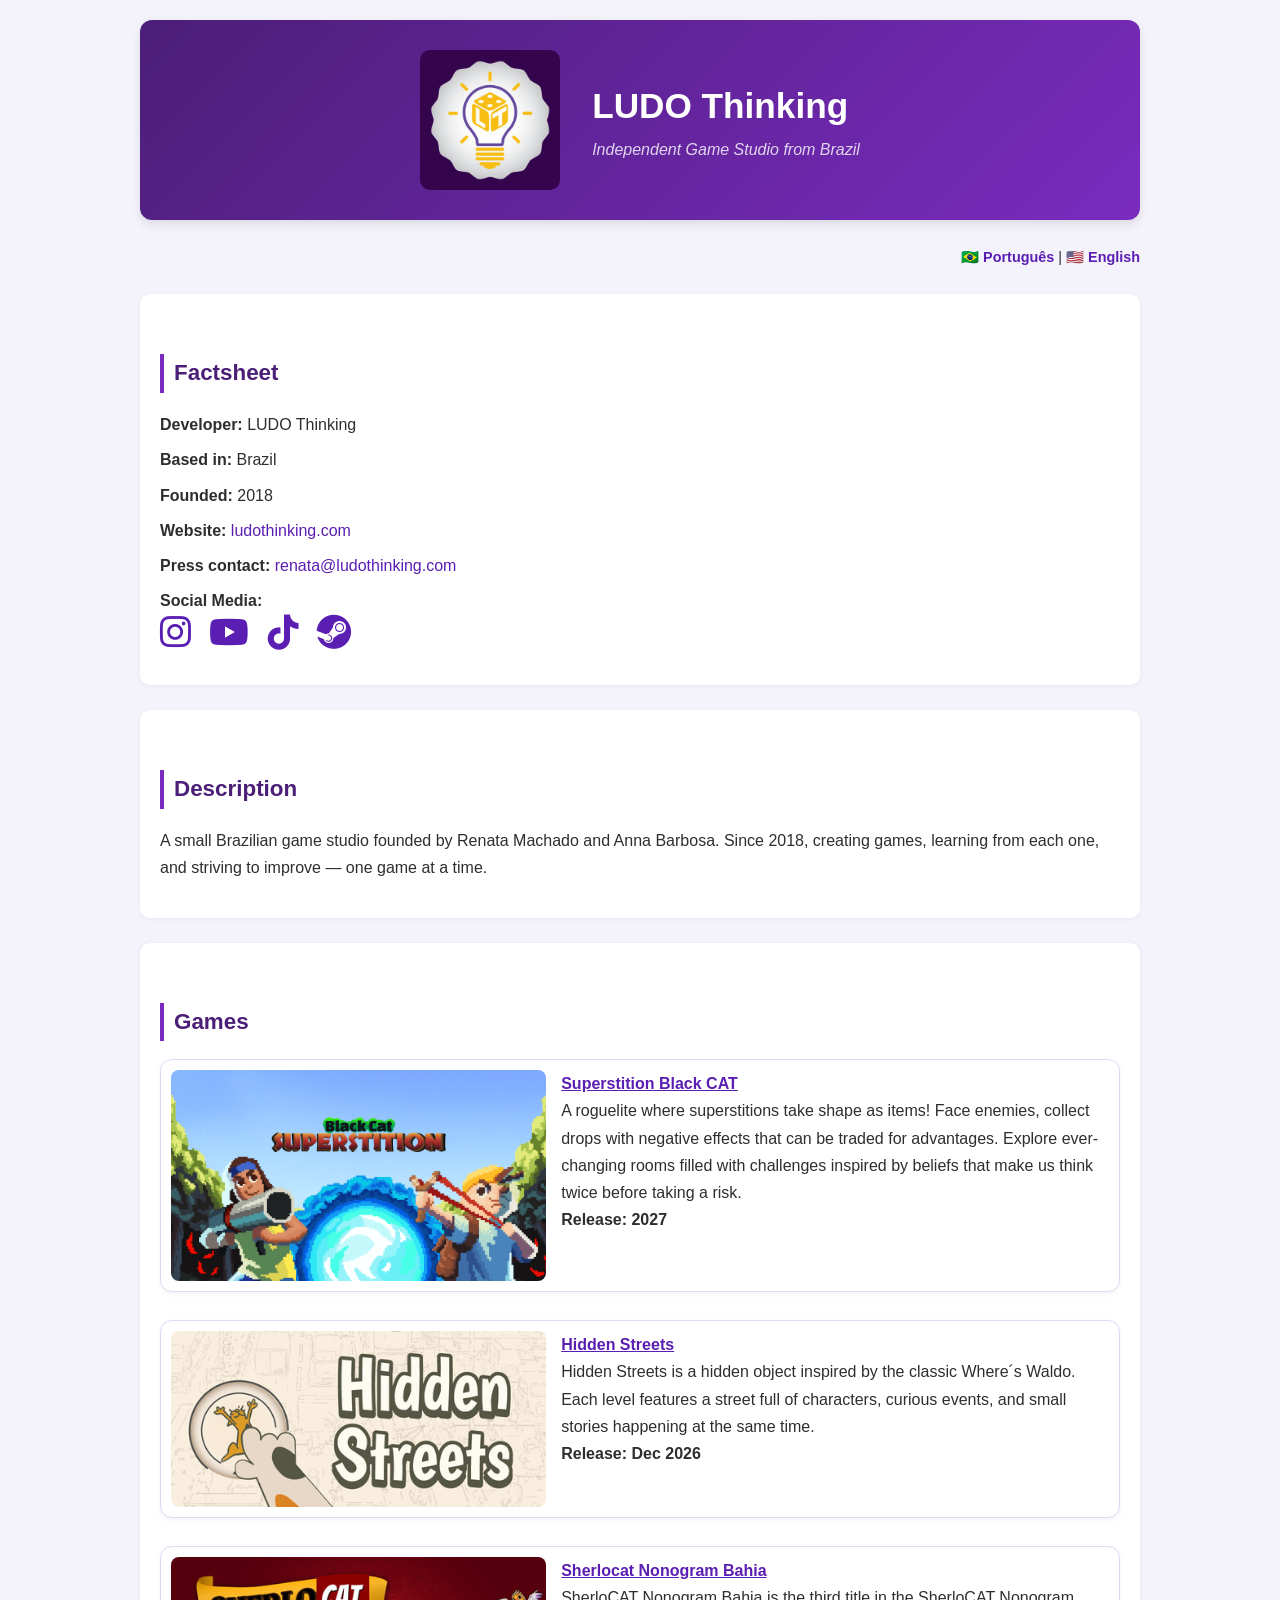
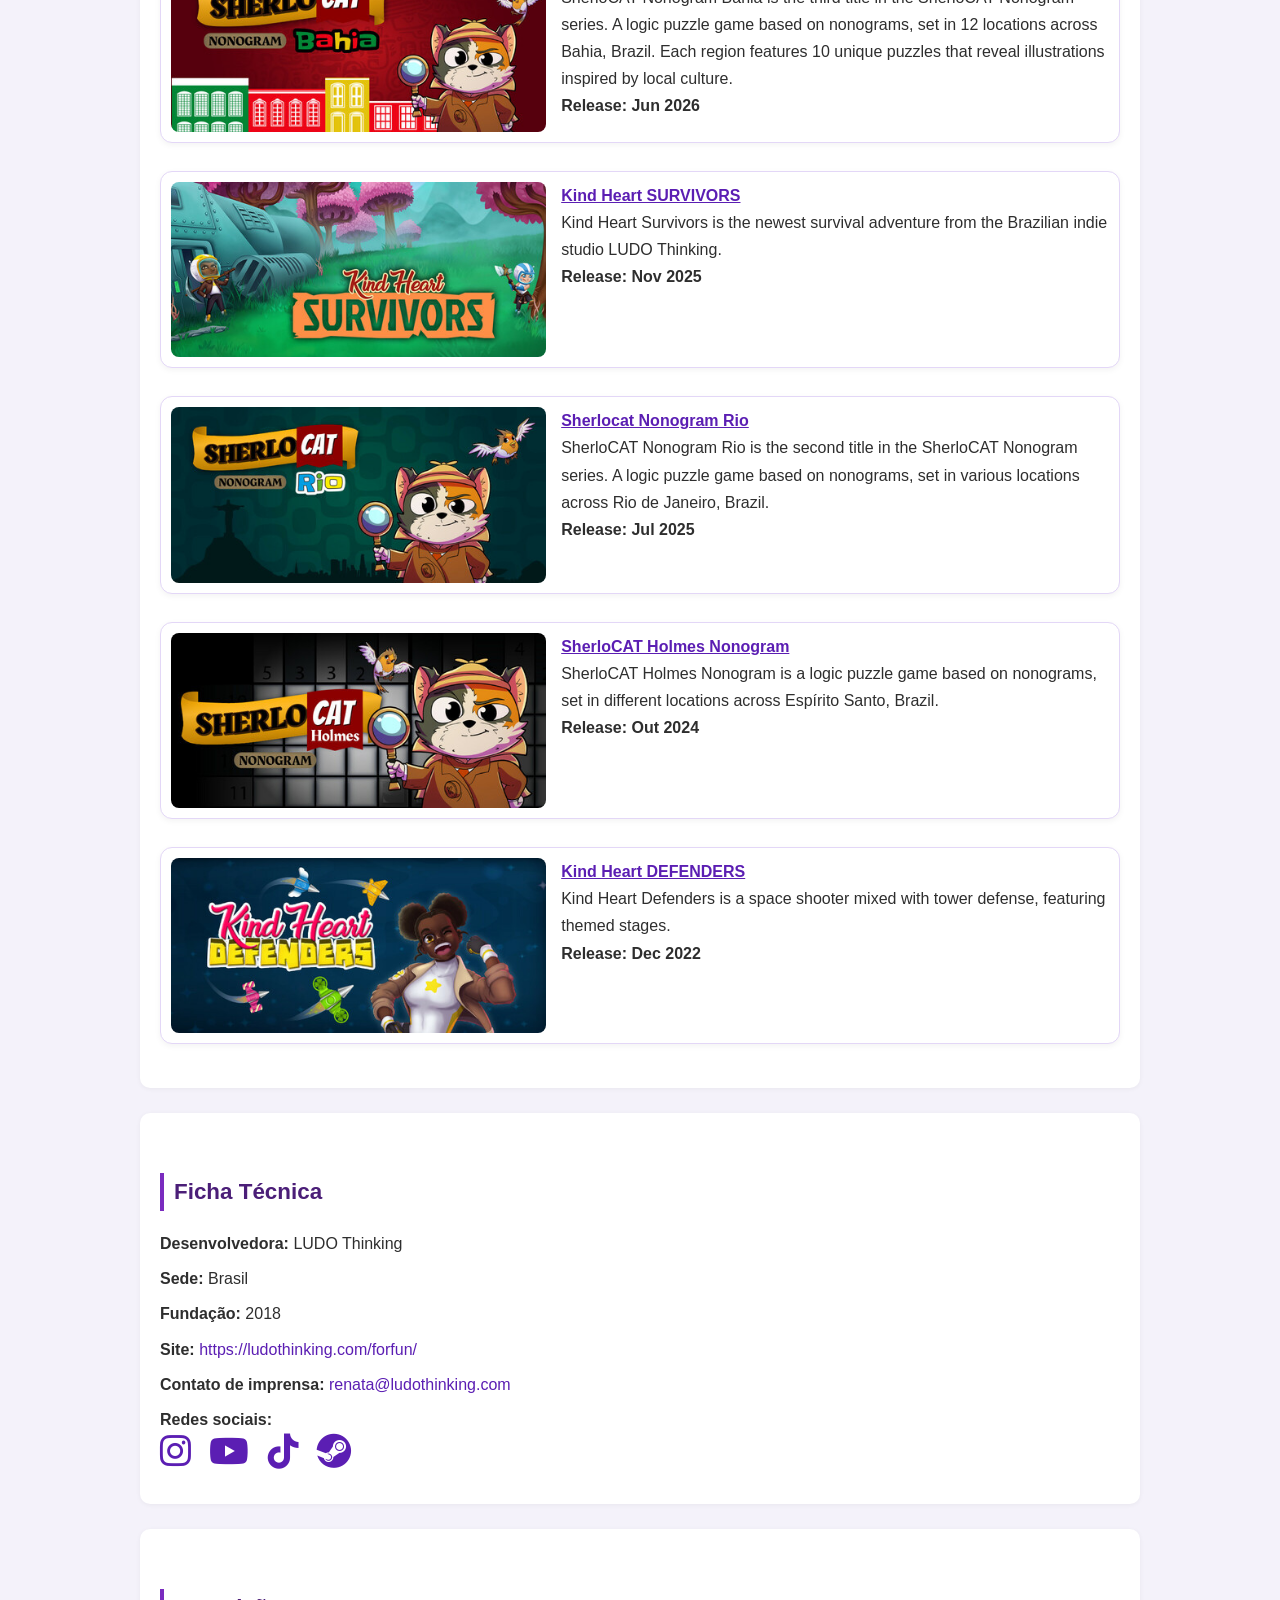
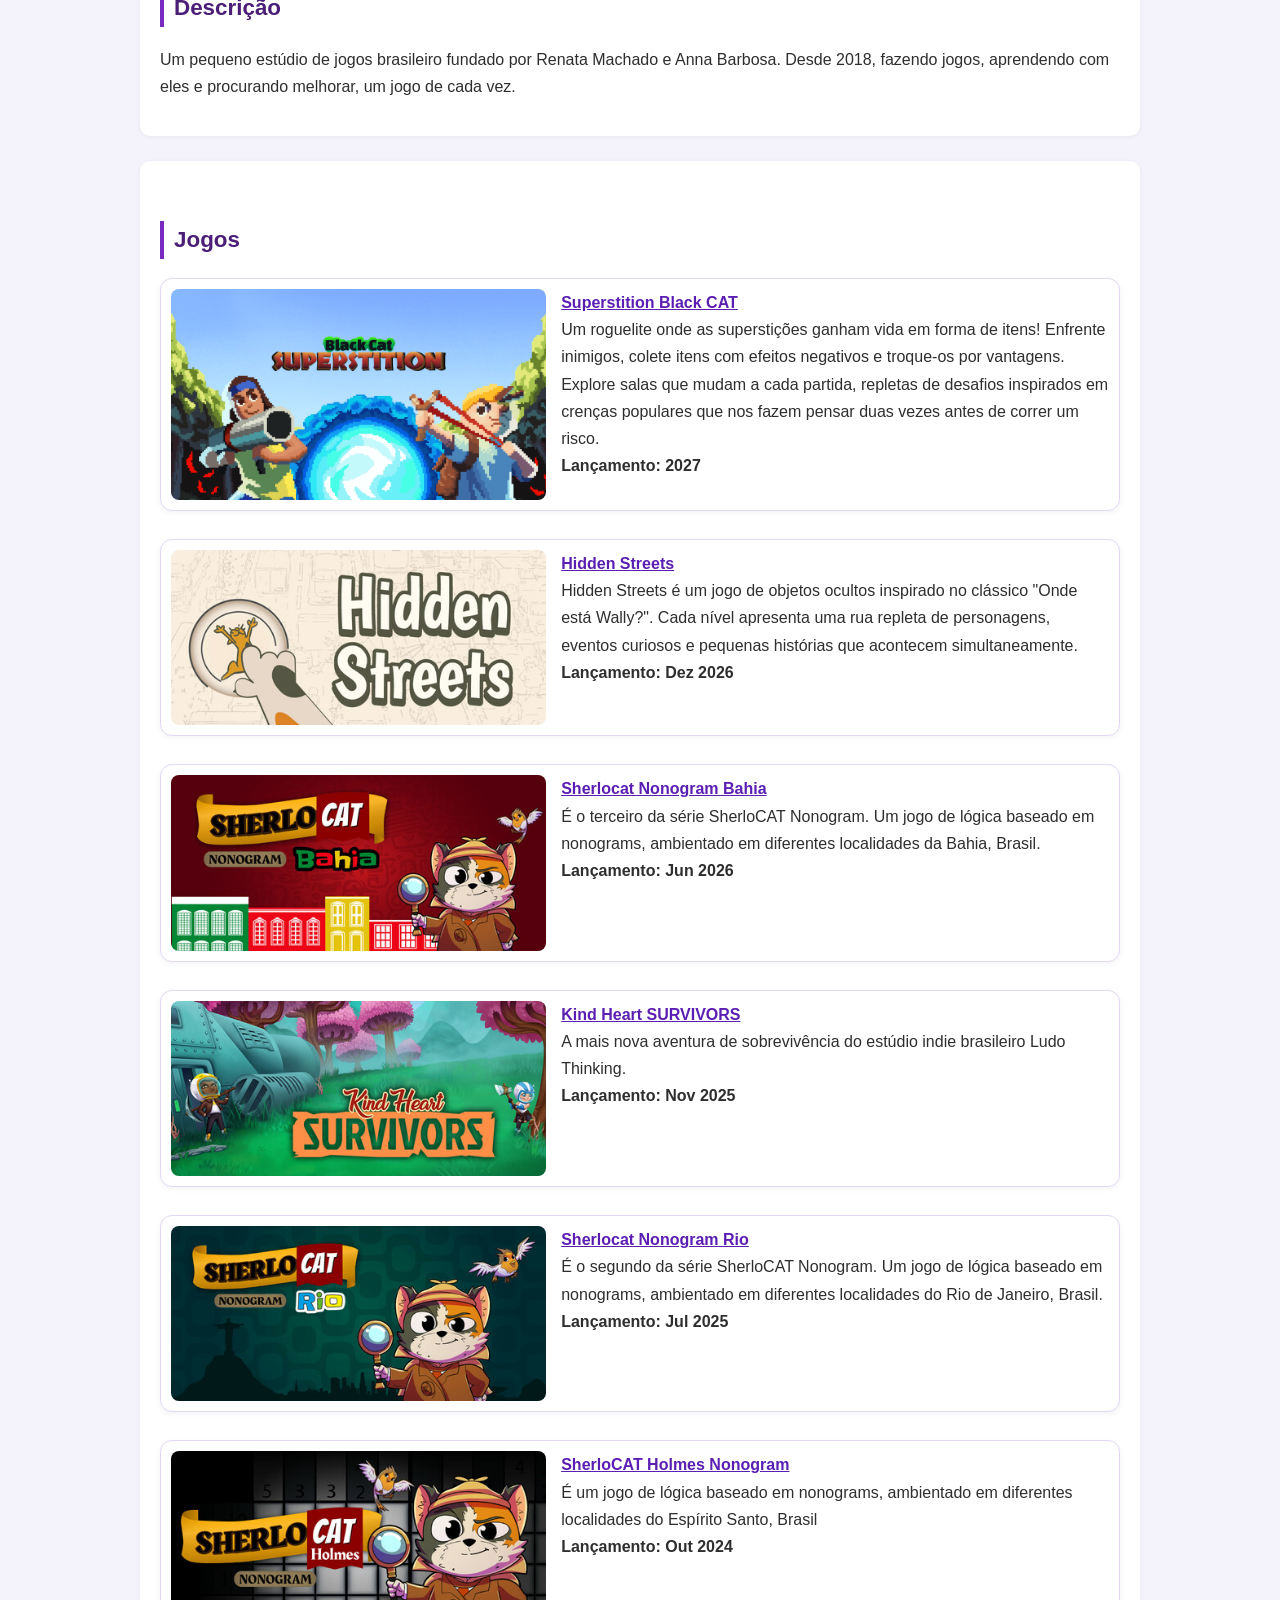
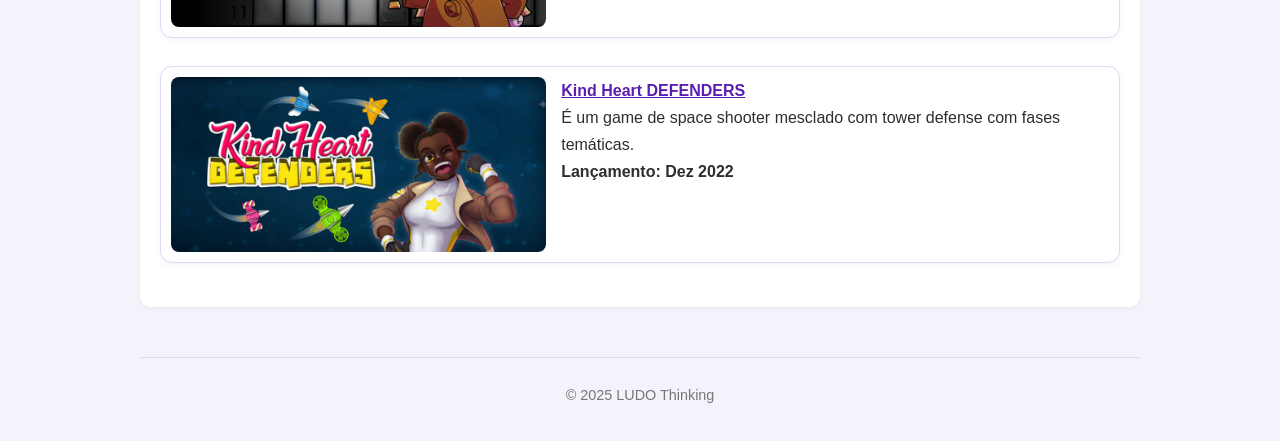
<file: index.html>
<!DOCTYPE html>
<html lang="en">
<head>
  <meta charset="UTF-8" />
  <meta name="viewport" content="width=device-width, initial-scale=1.0" />
  <title>LUDO Thinking – Press Kit</title>

  <link rel="icon" type="image/png" href="images/favicon.jpg">

  <link rel="stylesheet" href="style.css" />
  <link rel="stylesheet" href="https://cdnjs.cloudflare.com/ajax/libs/font-awesome/6.5.0/css/all.min.css">
  <link rel="stylesheet" href="https://cdnjs.cloudflare.com/ajax/libs/font-awesome/6.5.0/css/all.min.css">
</head>
<body>
  <header>
  <div class="header-content">
    <img src="images/logo.jpg" alt="LUDO Thinking" class="logo">
    <div class="header-text">
      <h1>LUDO Thinking</h1>
      <p>Independent Game Studio from Brazil</p>
    </div>
  </div>
</header>

  <div class="lang-toggle">
    <a href="#pt">🇧🇷 Português</a> | <a href="#en">🇺🇸 English</a>
  </div>

  <main id="en">
    <section id="factsheet">
      <h2>Factsheet</h2>
      <ul>
        <li><strong>Developer:</strong> LUDO Thinking</li>
        <li><strong>Based in:</strong> Brazil</li>
        <li><strong>Founded:</strong> 2018</li>
        <li><strong>Website:</strong> <a href="https://ludothinking.com/forfun/" target="_blank">ludothinking.com</a></li>
        <li><strong>Press contact:</strong> <a href="mailto:renata@ludothinking.com">renata@ludothinking.com</a></li>

        <li><strong>Social Media:</strong> <br>
          <a href="https://www.instagram.com/ludothinkingforfun" target="_blank"><i class="fab fa-instagram"></i></a>
          <a href="https://www.youtube.com/@ludothinking5761" target="_blank"><i class="fab fa-youtube"></i></a>
          <a href="https://www.tiktok.com/@ludothinkingforfun" target="_blank"><i class="fab fa-tiktok"></i></a>
          <a href="https://store.steampowered.com/developer/LUDOThinking" target="_blank"><i class="fab fa-steam"></i></a>
        </li>

      </ul>
    </section>

    <section id="description">
      <h2>Description</h2>
      <p>
        A small Brazilian game studio founded by Renata Machado and Anna Barbosa.
Since 2018, creating games, learning from each one, and striving to improve — one game at a time.
      </p>
    </section>

    <section id="projects">
      <h2>Games</h2>
      <ul class="games-list">
        <li>
          <a href="superstition-black-cat/index.html">
            <img src="superstition-black-cat/images/header.png" alt="Superstition Black CAT">
            <div><strong>Superstition Black CAT </strong><br>A roguelite where superstitions take shape as items! Face enemies, collect drops with negative effects that can be traded for advantages. 
              Explore ever-changing rooms filled with challenges inspired by beliefs that make us think twice before taking a risk.<br><strong>Release: 2027</strong></div>
          </a>
        </li>

        <li>
          <a href="hidden-streets/index.html">
            <img src="hidden-streets/images/header.jpg" alt="Sherlocat Nonogram Bahia">
            <div><strong>Hidden Streets </strong><br>Hidden Streets is a hidden object inspired by the classic Where´s Waldo. Each level features a street full of characters, curious events, and small stories happening at the same time.
              <br><strong>Release: Dec 2026</strong></div>
          </a>
        </li>

        <li>
          <a href="sherlocat-nonogram-bahia/index.html">
            <img src="sherlocat-nonogram-bahia/images/header.jpg" alt="Sherlocat Nonogram Bahia">
            <div><strong>Sherlocat Nonogram Bahia </strong><br>SherloCAT Nonogram Bahia is the third title in the SherloCAT Nonogram series. A logic puzzle game based on nonograms, set in 12 locations across Bahia, Brazil. Each region features 10 unique puzzles that reveal illustrations inspired by local culture.<br><strong>Release: Jun 2026</strong></div>
          </a>
        </li>

        <li>
          <a href="kind-heart-survivors/index.html">
            <img src="kind-heart-survivors/images/header.jpg" alt="Kind Heart SURVIVORS">
            <div><strong>Kind Heart SURVIVORS</strong><br>Kind Heart Survivors is the newest survival adventure from the Brazilian indie studio LUDO Thinking.<br><strong>Release: Nov 2025</strong></div>
          </a>
        </li>
        
        <li>
          <a href="sherlocat-nonogram-rio/index.html">
            <img src="sherlocat-nonogram-rio/images/header.jpg" alt="Sherlocat Nonogram Rio">
            <div><strong>Sherlocat Nonogram Rio</strong><br>SherloCAT Nonogram Rio is the second title in the SherloCAT Nonogram series. A logic puzzle game based on nonograms, set in various locations across Rio de Janeiro, Brazil. <br><strong>Release: Jul 2025</strong></div>
          </a>
        </li>
        
        <li>
          <a href="sherlocat-holmes-nonogram/index.html">
            <img src="sherlocat-holmes-nonogram/images/header.jpg" alt="SherloCAT Holmes Nonogram">
            <div><strong>SherloCAT Holmes Nonogram</strong><br>SherloCAT Holmes Nonogram is a logic puzzle game based on nonograms, set in different locations across Espírito Santo, Brazil.<br><strong>Release: Out 2024</strong></div>
          </a>
        </li>

        <li>
          <a href="kind-heart-defenders/index.html">
            <img src="kind-heart-defenders/images/header.jpg" alt="Kind Heart DEFENDERS">
            <div><strong>Kind Heart DEFENDERS</strong><br>Kind Heart Defenders is a space shooter mixed with tower defense, featuring themed stages.<br><strong>Release: Dec 2022</strong></div>
          </a>
        </li>
      </ul>
    </section>
<!--
    <section id="about">
      <h2>About LUDO Thinking</h2>
      <p>
        We believe games can inspire empathy, creativity, and connection. Our team develops digital and physical
        experiences that bring people together through play and curiosity.
      </p>
    </section>
    -->
  </main>























  <main id="pt">
    <section id="factsheet">
      <h2>Ficha Técnica</h2>
      <ul>
        <li><strong>Desenvolvedora:</strong> LUDO Thinking</li>
        <li><strong>Sede:</strong> Brasil</li>
        <li><strong>Fundação:</strong> 2018</li>
        <li><strong>Site:</strong> <a href=" https://ludothinking.com/forfun/" target="_blank">https://ludothinking.com/forfun/</a></li>
        <li><strong>Contato de imprensa:</strong> <a href="mailto:renata@ludothinking.com">renata@ludothinking.com</a></li>

        <li><strong>Redes sociais:</strong> <br>
          <a href="https://www.instagram.com/ludothinkingforfun" target="_blank"><i class="fab fa-instagram"></i></a>
          <a href="https://www.youtube.com/@ludothinking5761" target="_blank"><i class="fab fa-youtube"></i></a>
          <a href="https://www.tiktok.com/@ludothinkingforfun" target="_blank"><i class="fab fa-tiktok"></i></a>
          <a href="https://store.steampowered.com/developer/LUDOThinking" target="_blank"><i class="fab fa-steam"></i></a>
        </li>

      </ul>
    </section>

    <section id="description">
      <h2>Descrição</h2>
      <p>
        Um pequeno estúdio de jogos brasileiro fundado por Renata Machado e Anna Barbosa. Desde 2018, fazendo jogos, aprendendo com eles e procurando melhorar, um jogo de cada vez.
      </p>
    </section>

    <section id="projects">
      <h2>Jogos</h2>
      <ul class="games-list">

        <li>
          <a href="superstition-black-cat/index.html">
            <img src="superstition-black-cat/images/header.png" alt="Superstition Black CAT">
            <div><strong>Superstition Black CAT </strong><br>Um roguelite onde as superstições ganham vida em forma de itens! Enfrente inimigos, colete itens com efeitos negativos e troque-os por vantagens. 
              Explore salas que mudam a cada partida, repletas de desafios inspirados em crenças populares que nos fazem pensar duas vezes antes de correr um risco.<br><strong>Lançamento: 2027</strong></div>
          </a>
        </li>

                <li>
          <a href="hidden-streets/index.html">
            <img src="hidden-streets/images/header.jpg" alt="Hidden Streets">
            <div><strong>Hidden Streets</strong><br>Hidden Streets é um jogo de objetos ocultos inspirado no clássico "Onde está Wally?". Cada nível apresenta uma rua repleta de personagens, eventos curiosos e pequenas histórias que acontecem simultaneamente. <br><strong>Lançamento: Dez 2026</strong></div>
          </a>
        </li>

        <li>
          <a href="sherlocat-nonogram-bahia/index.html">
            <img src="sherlocat-nonogram-bahia/images/header.jpg" alt="Sherlocat Nonogram Bahia">
            <div><strong>Sherlocat Nonogram Bahia</strong><br>É o terceiro da série SherloCAT Nonogram. Um jogo de lógica baseado em nonograms, ambientado em diferentes localidades da Bahia, Brasil. <br><strong>Lançamento: Jun 2026</strong></div>
          </a>
        </li>

        <li>
          <a href="kind-heart-survivors/index.html">
            <img src="kind-heart-survivors/images/header.jpg" alt="Kind Heart SURVIVORS">
            <div><strong>Kind Heart SURVIVORS</strong><br>A mais nova aventura de sobrevivência do estúdio indie brasileiro Ludo Thinking.<br><strong>Lançamento: Nov 2025</strong></div>
          </a>
        </li>
        
        <li>
          <a href="sherlocat-nonogram-rio/index.html">
            <img src="sherlocat-nonogram-rio/images/header.jpg" alt="Sherlocat Nonogram Rio">
            <div><strong>Sherlocat Nonogram Rio</strong><br>É o segundo da série SherloCAT Nonogram. Um jogo de lógica baseado em nonograms, ambientado em diferentes localidades do Rio de Janeiro, Brasil. <br><strong>Lançamento: Jul 2025</strong></div>
          </a>
        </li>
        
        <li>
          <a href="sherlocat-holmes-nonogram/index.html">
            <img src="sherlocat-holmes-nonogram/images/header.jpg" alt="SherloCAT Holmes Nonogram">
            <div><strong>SherloCAT Holmes Nonogram</strong><br>É um jogo de lógica baseado em nonograms, ambientado em diferentes localidades do Espírito Santo, Brasil<br><strong>Lançamento: Out 2024</strong></div>
          </a>
        </li>

        <li>
          <a href="kind-heart-defenders/index.html">
            <img src="kind-heart-defenders/images/header.jpg" alt="Kind Heart DEFENDERS">
            <div><strong>Kind Heart DEFENDERS</strong><br>É um game de space shooter mesclado com tower defense com fases temáticas.<br><strong>Lançamento: Dez 2022</strong></div>
          </a>
        </li>


      </ul>
    </section>
<!--
    <section id="about">
      <h2>Sobre a LUDO Thinking</h2>
      <p>
        Acreditamos que os jogos podem inspirar empatia, criatividade e conexão. Nossa equipe desenvolve experiências
        digitais e físicas que aproximam pessoas por meio da curiosidade e da brincadeira.
      </p>
    </section>

    -->
  </main>

  <footer>
    <p>&copy; 2025 LUDO Thinking</p>
  </footer>
</body>
</html>
</file>
<file: style.css>
/* ------------------------------
   Base geral
------------------------------ */
body {
  font-family: "Segoe UI", Roboto, sans-serif;
  background: #f4f2fa;
  color: #2e2e2e;
  line-height: 1.7;
  max-width: 1000px;
  margin: 0 auto;
  padding: 20px;
}

/* ------------------------------
   Cabeçalho
------------------------------ */
header {
  text-align: center;
  background: linear-gradient(135deg, #4b1e78, #7a2bbf);
  color: #fff;
  padding: 30px 20px;
  border-radius: 12px;
  box-shadow: 0 4px 10px rgba(0,0,0,0.1);
  margin-bottom: 40px;
}

.header-content {
  display: flex;
  flex-direction: column;
  align-items: center;
  gap: 12px;
}

.logo {
  width: 180px;
  height: auto;
  border-radius: 10px;
  max-width: 80vw;
}

.header-text h1 {
  margin: 0;
  font-size: 2.2em;
  color: #fff;
}

.header-text p {
  margin: 0;
  font-size: 1em;
  color: #e0d5ef;
  font-style: italic;
}

/* Layout horizontal em telas grandes */
@media (min-width: 700px) {
  .header-content {
    flex-direction: row;
    justify-content: center;
    align-items: center;
  }

  .logo {
    width: 140px;
    margin-right: 20px;
  }

  .header-text {
    text-align: left;
  }
}

/* ------------------------------
   Alternância de idioma
------------------------------ */
.lang-toggle {
  text-align: right;
  font-size: 0.9em;
  margin: -15px 0 25px;
}

.lang-toggle a {
  color: #5b1eb3;
  text-decoration: none;
  font-weight: 600;
}

.lang-toggle a:hover {
  text-decoration: underline;
}

/* ------------------------------
   Títulos de seção
------------------------------ */
h2 {
  border-left: 4px solid #7a2bbf;
  padding-left: 10px;
  margin-top: 40px;
  color: #4b1e78;
  font-size: 1.4em;
}

/* ------------------------------
   Listas e textos gerais
------------------------------ */
ul {
  list-style: none;
  padding: 0;
}

ul li {
  margin-bottom: 8px;
}

a {
  color: #5b1eb3;
  text-decoration: none;
}

a:hover {
  text-decoration: underline;
}

/* ------------------------------
   Seções padrão (como factsheet, descrição)
------------------------------ */
section {
  background: #fff;
  border-radius: 10px;
  padding: 20px;
  box-shadow: 0 1px 5px rgba(0,0,0,0.05);
  margin-bottom: 25px;
}

/* ------------------------------
   Ícones das redes sociais
------------------------------ */
#factsheet a i {
  font-size: 2.2em;
  margin-right: 14px;
  color: #5b1eb3;
  transition: 0.2s;
  vertical-align: middle;
}

#factsheet a i:hover {
  color: #3b1489;
  transform: scale(1.1);
}

/* ------------------------------
   Lista de jogos (Games)
------------------------------ */
.games-list {
  display: flex;
  flex-direction: column;
  gap: 20px;
  margin-top: 10px;
}

.games-list li {
  background: #fff;
  border: 1px solid #e3d7f7;
  border-radius: 12px;
  transition: 0.2s;
  padding: 10px;
  box-shadow: 0 2px 6px rgba(0,0,0,0.05);
}

.games-list li:hover {
  transform: translateY(-3px);
  box-shadow: 0 4px 10px rgba(0,0,0,0.1);
}

/* Link container */
.games-list a {
  display: flex;
  align-items: flex-start;
  gap: 15px;
  text-decoration: none;
  color: inherit;
}

/* Imagem */
.games-list img {
  width: 40%;
  height: auto;
  border-radius: 8px;
  flex-shrink: 0;
}

/* Texto */
.games-list a div {
  flex: 1;
}

/* Primeiro strong */
.games-list a strong:first-of-type {
  color: #5b1eb3;
  text-decoration: underline;
  transition: 0.2s;
}

.games-list a:hover strong:first-of-type {
  color: #3b1489;
}

/* ------------------------------
   Galeria (caso use)
------------------------------ */
.gallery {
  display: flex;
  flex-wrap: wrap;
  gap: 10px;
}

.gallery img {
  width: 45%;
  border-radius: 8px;
  box-shadow: 0 0 4px rgba(0,0,0,0.1);
}

/* ------------------------------
   Footer
------------------------------ */
footer {
  text-align: center;
  font-size: 0.9em;
  color: #777;
  margin-top: 50px;
  padding-top: 10px;
  border-top: 1px solid #ddd;
}

/* ------------------------------
   Responsividade
------------------------------ */
@media (max-width: 700px) {
  .games-list a {
    flex-direction: column;
    align-items: center;
    text-align: center;
  }

  .games-list img {
    width: 100%;
  }

  section {
    padding: 15px;
  }
}
</file>
